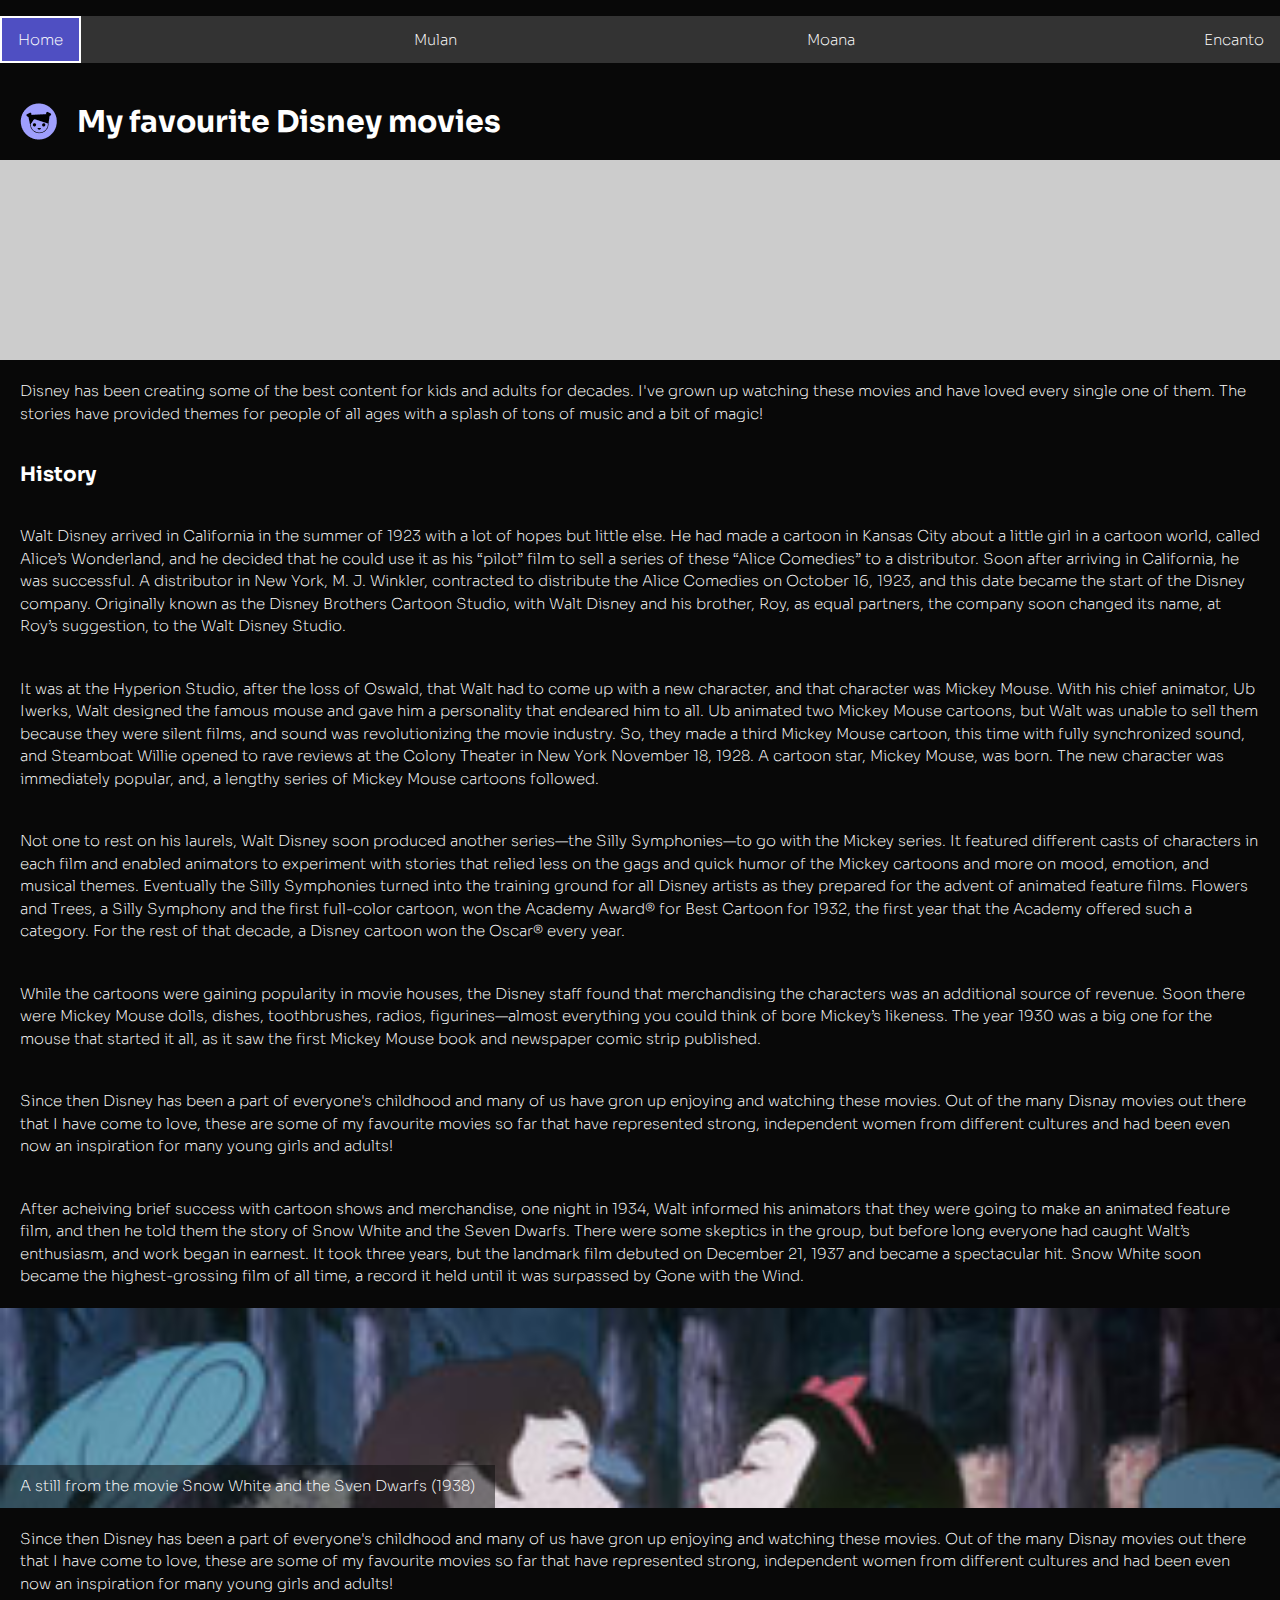
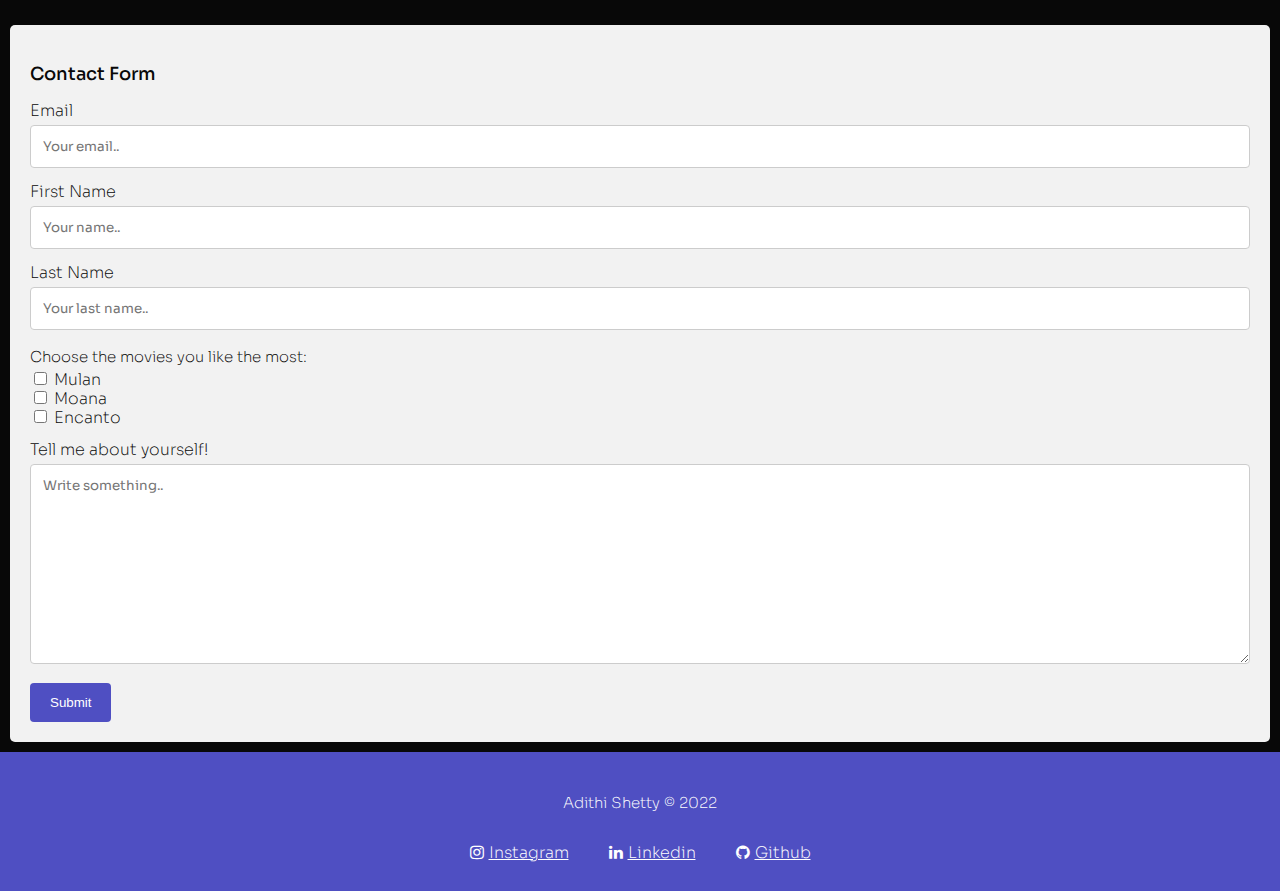
<file: index.html>
<!DOCTYPE html>
	<!-- You do not need to make any changes to this file, but
	you should still review the tags to make sure that you
	are familiar with them. -->

<html lang="en">
<!-- All of the meta data for the page belongs in the header tag -->
<head>
	<meta charset="UTF-8">
	<meta name="viewport" content="width=device-width, initial-scale=1.0">
	<!-- Global site tag (gtag.js) - Google Analytics -->
	<script async src="https://www.googletagmanager.com/gtag/js?id=G-81D6KR2K65"></script>
	<script>
  	window.dataLayer = window.dataLayer || [];
  	function gtag(){dataLayer.push(arguments);}
 	 gtag('js', new Date());

 	 gtag('config', 'G-81D6KR2K65');
	</script>


	<link rel="stylesheet" href="font-awesome-4.7.0/css/font-awesome.min.css">
	<link rel="icon" href="images/favicon.ico">
	<link rel="stylesheet" href="css/html5reset.css">
	<link rel="stylesheet" href="css/style.css">
	<title>Favourite Disney Movies</title>
</head>


<body>	
	<a class="skip" href="#main">Skip to main content</a>
	<header>		
		<nav>				
			<ul>
				<li class="active"><a href = "index.html" >Home</a></li>
				<li><a href = "mulan.html">Mulan</a></li>
				<li><a href = "moana.html">Moana</a></li>
				<li><a href = "encanto.html">Encanto</a></li>
			</ul>
		</nav>
		<div id="main_heading">
		<img id = "logo" src="images/My_Logo.png" alt="logo image" />
		<h1>My favourite Disney movies</h1>
		</div>
		<div  class="banner" id="home_banner"></div>
	</header>

	<main id="main">
		<!-- <img class = "banner" src="images/DIsney_banner.jpeg" alt="The disnney banner with the classic visual of the castle, fireworks, and logo" width="200"/> -->
		<p>Disney has been creating some of the best content for kids 
			and adults for decades. I've grown up watching these movies
			and have loved every single one of them. The stories have provided 
			themes for people of all ages with a splash of tons of music 
			and a bit of magic!</p>

		<h2>History</h2>
		
		<p>Walt Disney arrived in California in the summer of 1923 with a lot 
			of hopes but little else. He had made a cartoon in Kansas City about 
			a little girl in a cartoon world, called Alice’s Wonderland, and he decided 
			that he could use it as his “pilot” film to sell a series of these “Alice Comedies” 
			to a distributor. Soon after arriving in California, he was successful. A distributor 
			in New York, M. J. Winkler, contracted to distribute the Alice Comedies on October 16, 1923, 
			and this date became the start of the Disney company. Originally known as the Disney Brothers 
			Cartoon Studio, with Walt Disney and his brother, Roy, as equal partners, the company soon changed its name, 
			at Roy’s suggestion, to the Walt Disney Studio.</p>

		<p>It was at the Hyperion Studio, after the loss of Oswald, that Walt had to come up with a new character, and that character was Mickey Mouse. With his chief animator, 
			Ub Iwerks, Walt designed the famous mouse and gave him a personality that endeared him to all. Ub animated two Mickey Mouse cartoons, but Walt was unable to sell them 
			because they were silent films, and sound was revolutionizing the movie industry. So, they made a third Mickey Mouse cartoon, this time with fully synchronized sound, 
			and Steamboat Willie opened to rave reviews at the Colony Theater in New York November 18, 1928. A cartoon star, Mickey Mouse, was born. The new character was immediately 
			popular, and, a lengthy series of Mickey Mouse cartoons followed.</p>

		<p>Not one to rest on his laurels, Walt Disney soon produced another series—the Silly Symphonies—to go with the Mickey series. It featured different casts of characters in 
			each film and enabled animators to experiment with stories that relied less on the gags and quick humor of the Mickey cartoons and more on mood, emotion, and musical themes. 
			Eventually the Silly Symphonies turned into the training ground for all Disney artists as they prepared for the advent of animated feature films. Flowers and Trees, a Silly Symphony 
			and the first full-color cartoon, won the Academy Award® for Best Cartoon for 1932, the first year that the Academy offered such a category. For the rest of that decade, 
			a Disney cartoon won the Oscar® every year.</p>

		<p>While the cartoons were gaining popularity in movie houses, the Disney staff found that merchandising the characters was an additional source of revenue. Soon there were Mickey Mouse 
			dolls, dishes, toothbrushes, radios, figurines—almost everything you could think of bore Mickey’s likeness. The year 1930 was a big one for the mouse that started it all, as it saw 
			the first Mickey Mouse book and newspaper comic strip published.</p>

		<p>Since then Disney has been a part of everyone's childhood and many of us have gron up enjoying and watching these movies.
			Out of the many Disnay movies out there that I have come to love, these are some of my favourite movies so far that have 
			represented strong, independent women from different cultures and had been 
			even now an inspiration for many young girls and adults!</p>


		<p>After acheiving brief success with cartoon shows and merchandise, one night in 1934, Walt informed his animators that they were going to make an animated feature film, 
			and then he told them the story of Snow White and the Seven Dwarfs. There were some skeptics in the group, 
			but before long everyone had caught Walt’s enthusiasm, and work began in earnest. It took three years, but 
			the landmark film debuted on December 21, 1937 and became a spectacular hit. Snow White soon became the highest-grossing 
			film of all time, a record it held until it was surpassed by Gone with the Wind.</p>
			<!-- <img src="images/snow_white.jpeg" alt="A still from the movie Snow White and the Seven Dwarfs showing all of the characters from the movie celebrating" width="200"/> -->
			<div  class="banner" id="snow_white_banner">
				<p id="overlay_text">A still from the movie Snow White and the Sven Dwarfs (1938)</p>
			</div>
		<p>Since then Disney has been a part of everyone's childhood and many of us have gron up enjoying and watching these movies.
			Out of the many Disnay movies out there that I have come to love, these are some of my favourite movies so far that have 
			represented strong, independent women from different cultures and had been 
			even now an inspiration for many young girls and adults!</p>
			


		<div class="contactContainer">
				<h3 id="contactHeading">Contact Form</h3>
			<form action="https://formspree.io/f/mknyzrkn"
			  method="POST">
			  <label>
				Email
				<input type="email" id="email" name="email"  placeholder="Your email..">
			  </label>
				<label for="fname">First Name
				<input type="text" id="fname" name="firstname" placeholder="Your name..">
			 </label>
	
				<label for="lname">Last Name
				<input type="text" id="lname" name="lastname" placeholder="Your last name..">
			</label>

			<div id="checkbox">
			<p>Choose the movies you like the most:</p>
			<input type="checkbox" id="movie1" name="movie1" value="Mulan">
				<label for="movie1">Mulan</label><br>
			<input type="checkbox" id="movie2" name="movie2" value="Moana">
				<label for="movie2">Moana</label><br>
			<input type="checkbox" id="movie3" name="movie3" value="Encanto">
				<label for="movie3">Encanto</label><br>
			</div>
	
	
			<label for="subject">Tell me about yourself!
			<textarea id="subject" name="subject" placeholder="Write something.." style="height:200px"></textarea>
			</label>
	
			<input type="submit" value="Submit">
	 	 </form>
	    </div>
	
		<!-- <ul>
			<li><a href = "mulan.html">Mulan</a></li>
			<li><a href = "moana.html">Moana</a></li>
			<li><a href = "encanto.html">Encanto</a></li>
		</ul> -->
	</main>



	<footer>
		<p>Adithi Shetty &copy; 2022</p>
		<div id="social_container">
			<a href="https://www.instagram.com"><i class="fa fa-instagram"></i>Instagram</a>
			<a href="https://linkedin.com"><i class="fa fa-linkedin"></i>Linkedin</a>
			<a href="https://github.com"><i class="fa fa-github"></i>Github</a>
		</div>
	</footer>
</body>
</html>
</file>
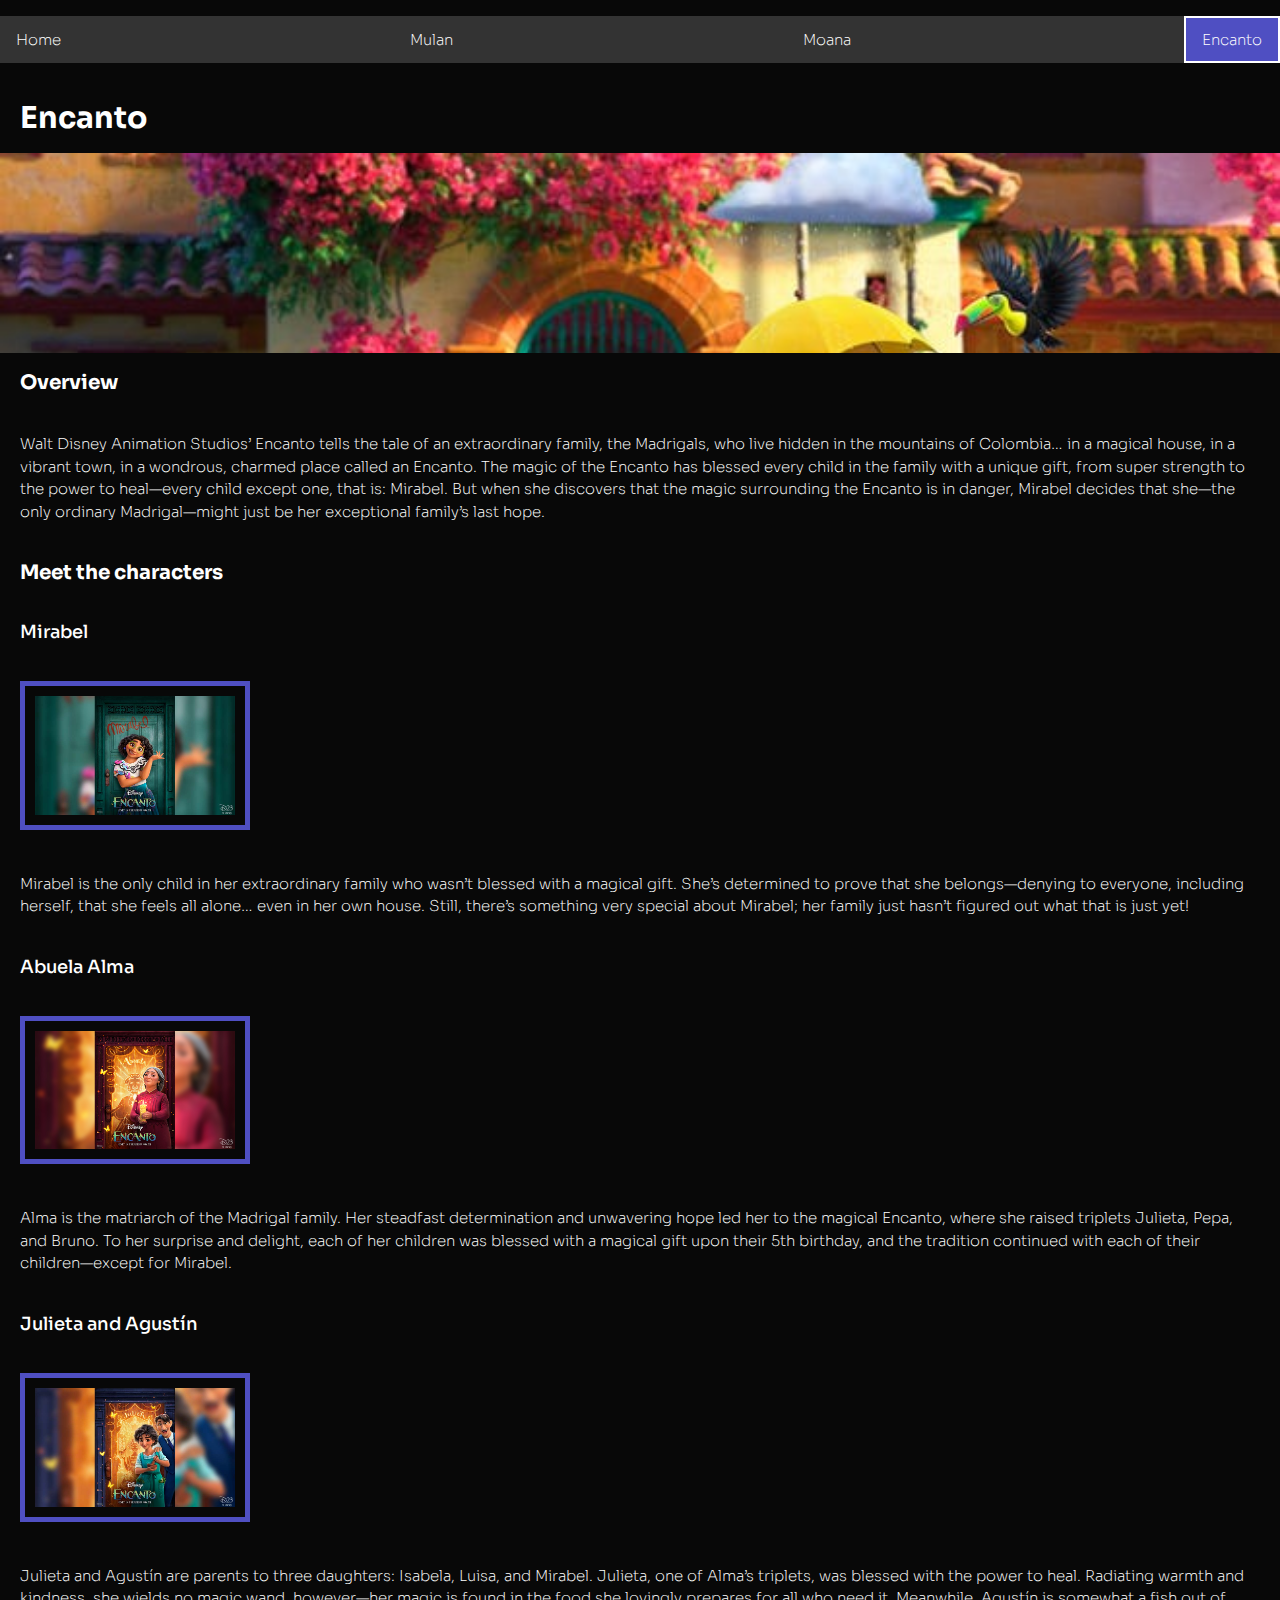
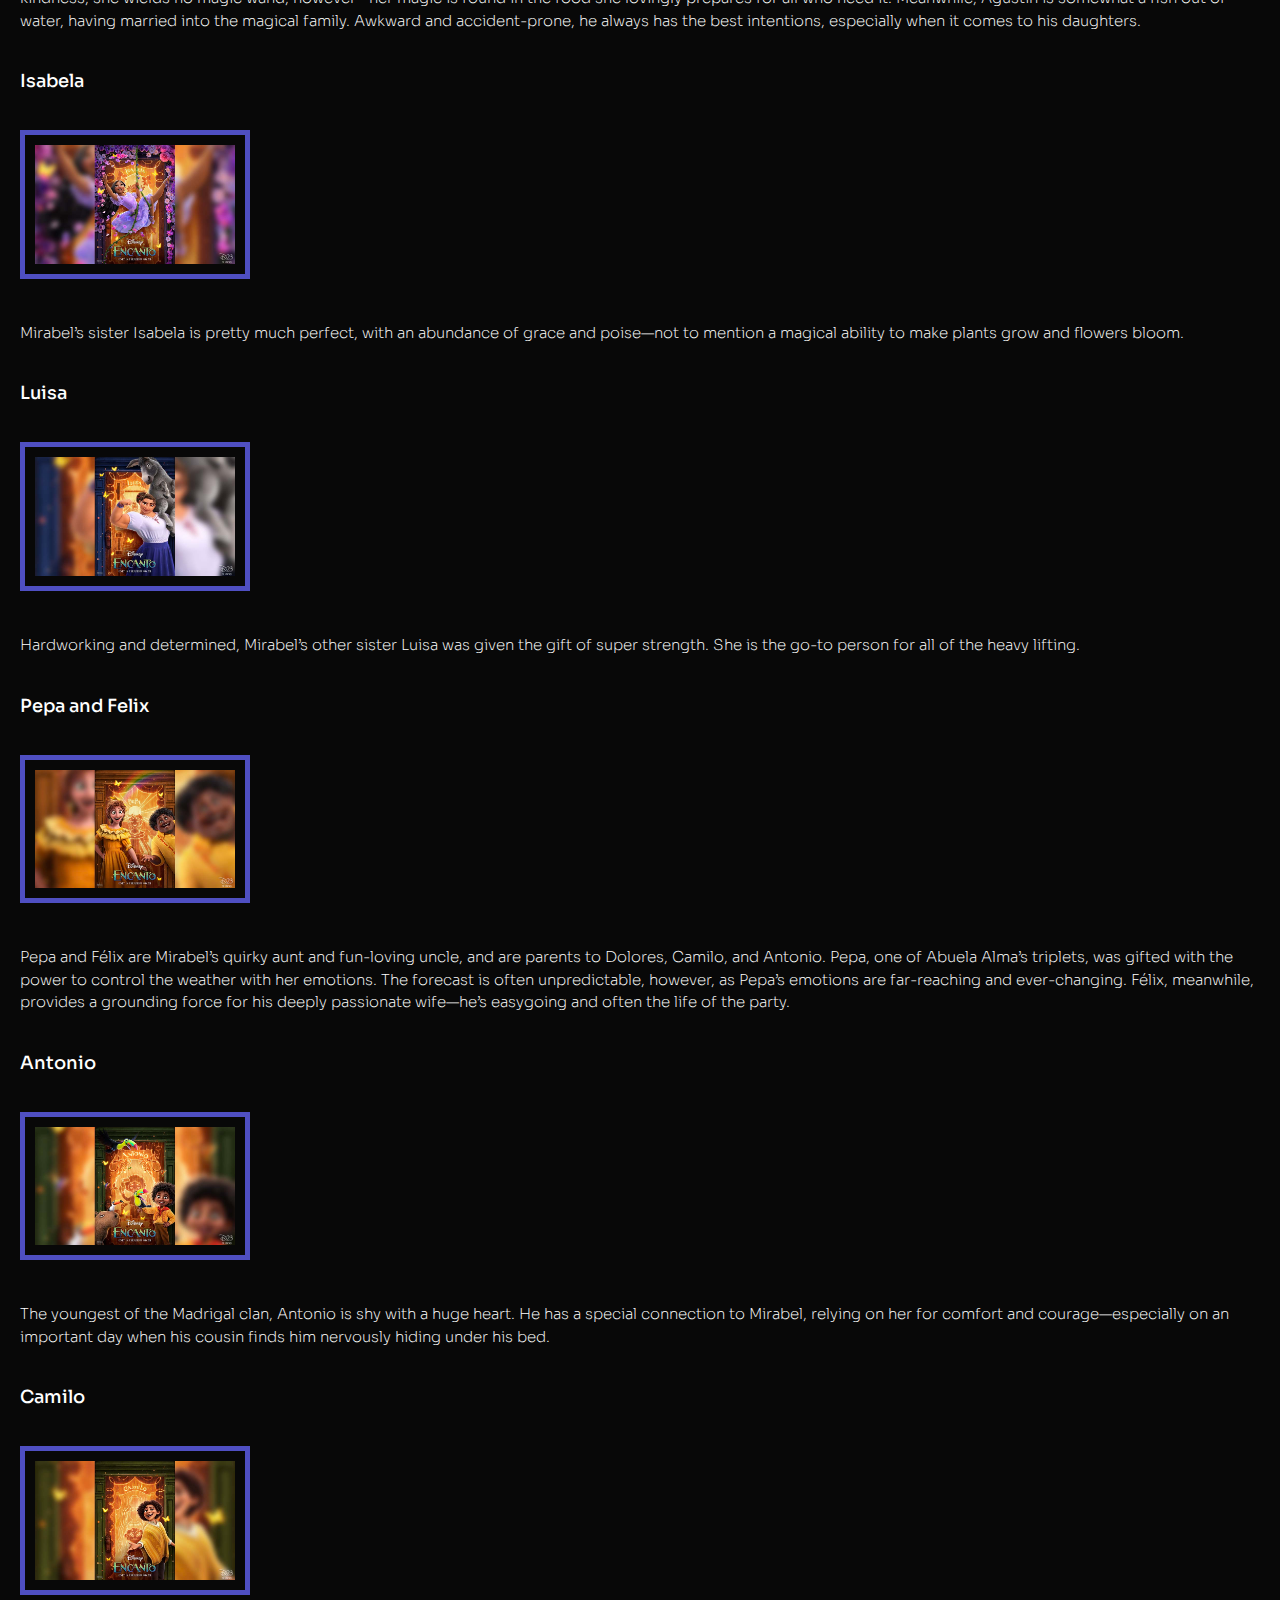
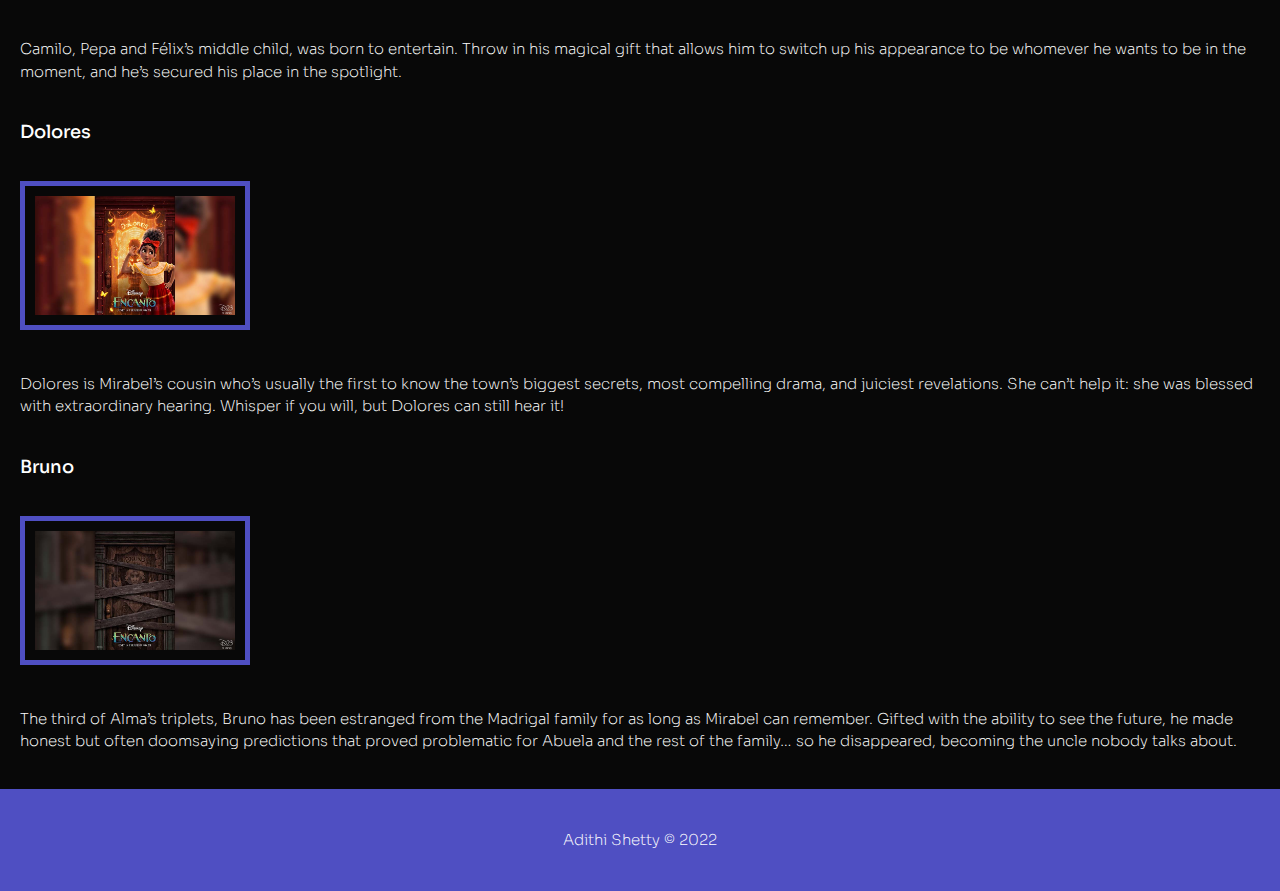
<file: encanto.html>
<!DOCTYPE html>
<html lang="en">
<head>
	
	<meta charset="UTF-8">
	<meta name="viewport" content="width=device-width, initial-scale=1.0">
	<!-- Global site tag (gtag.js) - Google Analytics -->
	<script async src="https://www.googletagmanager.com/gtag/js?id=G-81D6KR2K65"></script>
	<script>
  	window.dataLayer = window.dataLayer || [];
  	function gtag(){dataLayer.push(arguments);}
 	 gtag('js', new Date());

 	 gtag('config', 'G-81D6KR2K65');
	</script>
	<link rel="icon" href="images/favicon.ico">
	<link rel="stylesheet" href="css/html5reset.css">
	<link rel="stylesheet" href="css/style.css">
	<title>Random</title>
</head>
<body>
	<a class="skip" href="#main">Skip to main content</a>
	<header>
		<nav>
			<ul>				
				<li><a href = "index.html" >Home</a></li>
				<li><a href = "mulan.html">Mulan</a></li>
				<li><a href = "moana.html">Moana</a></li>
				<li class="active"><a href = "encanto.html">Encanto</a></li>
			</ul>
		</nav>
		<h1>Encanto</h1>
	</header>
	
	
	<main id="main">
		<!-- <img src="images/Encanto_Logo_Poster.jpeg" alt="The movie Encanto's official marketing logo" width="200"/> -->
		<div class="banner" id="page_banner_encanto"></div>
		<h2>Overview</h2>
		
		<p>Walt Disney Animation Studios’ Encanto tells the tale of an extraordinary family, 
			the Madrigals, who live hidden in the mountains of Colombia… in a magical house, 
			in a vibrant town, in a wondrous, charmed place called an Encanto. The magic of the Encanto 
			has blessed every child in the family with a unique gift, from super strength to the power 
			to heal—every child except one, that is: Mirabel. But when she discovers that the magic 
			surrounding the Encanto is in danger, Mirabel decides that she—the only ordinary Madrigal—might 
			just be her exceptional family’s last hope.</p>


			<h2>Meet the characters</h2>

			<div class="grid_container">

			<h3>Mirabel</h3>
			<img src="images/Encanto_Mirabel.jpeg" alt="The main character Mirabel's picture weraing a white top and a blue skirt. The character also weras glasses and has thick curly hair" width="200"/>
			<p>Mirabel is the only child in her extraordinary family who wasn’t blessed with a magical gift. 
				She’s determined to prove that she belongs—denying to everyone, including herself, 
				that she feels all alone… even in her own house. 
				Still, there’s something very special about Mirabel; 
				her family just hasn’t figured out what that is just yet!</p>

			<h3>Abuela Alma</h3>
			<img src="images/Encanto_Abuela.jpeg" alt="A visual of Mirabel's grandmothmother. She is about over 70 years old. She's wearing a red dress and holding a candle." width="200"/>
			<p>Alma is the matriarch of the Madrigal family. 
				Her steadfast determination and unwavering hope led her to the magical Encanto, 
				where she raised triplets Julieta, Pepa, and Bruno. To her surprise and delight, 
				each of her children was blessed with a magical gift upon their 5th birthday, 
				and the tradition continued with each of their children—except for Mirabel.</p>

			<h3>Julieta and Agustín</h3>
			<img src="images/Encanto_Julieta_Augistine.jpeg" alt="A visual of Julieta ans Augustin, Mirabel's parents. Juliieta is wering a light blue dress, wheras Augustine has a white shitrt anda blue vest on." width="200"/>
			<p>Julieta and Agustín are parents to three daughters: Isabela, Luisa, and Mirabel. 
				Julieta, one of Alma’s triplets, was blessed with the power to heal.
				 Radiating warmth and kindness, she wields no magic wand, however—her magic 
				 is found in the food she lovingly prepares for all who need it. 
				 Meanwhile, Agustín is somewhat a fish out of water, having married into the magical family. 
				 Awkward and accident-prone, he always has the best intentions, especially when it comes to his daughters.</p>
			
			<h3>Isabela</h3>
			<img src="images/Encanto_Isabela.jpeg" alt="A visual of Mirabel's first older sister Isabela. She is wearing a beautiful purple dress and has long thich straight hair. She is seen sitting on a flower swing, a throwback to her special powers" width="200"/>
			<p>Mirabel’s sister Isabela is pretty much perfect, 
					with an abundance of grace and poise—not to mention a magical ability 
					to make plants grow and flowers bloom.</p>

			<h3>Luisa</h3>
			<img src="images/Encanto_Luisa.jpeg" alt="A visual of Mirabel's secind older sister Luisa. She has a strong build and is hoding up a donkey in the picture." width="200"/>
			<p>Hardworking and determined, Mirabel’s other sister Luisa was given the gift 
				of super strength. She is the go-to person for all of the heavy lifting.</p>

			<h3>Pepa and Felix</h3>
			<img src="images/Encanto_Pepa_Felix.jpeg" alt="A visual of Mirabel's Aunt and Uncle Pepa and Felix. Pepa is wearing a yello skirt with ruffles, and Felix is wering a matching yellow shirt." width="200"/>
			<p>Pepa and Félix are Mirabel’s quirky aunt and fun-loving uncle, and are parents to Dolores, 
				Camilo, and Antonio. Pepa, one of Abuela Alma’s triplets, was gifted with the power to control 
				the weather with her emotions. The forecast is often unpredictable, however, as Pepa’s emotions 
				are far-reaching and ever-changing. Félix, meanwhile, provides a grounding force for his deeply 
				passionate wife—he’s easygoing and often the life of the party.</p>

			<h3>Antonio</h3>
			<img src="images/Encanto_Antonio.jpeg" alt="A visual of Mirabel's youngest cousin Antonio. He is a 6 yr old boy with thick curly hair. He is seen wearing a yellow shirt and vest with a red scarf" width="200"/>
			<p>The youngest of the Madrigal clan, Antonio is shy with a huge heart. 
				He has a special connection to Mirabel, relying on her for comfort and courage—especially 
				on an important day when his cousin finds him nervously hiding under his bed.</p>

			<h3>Camilo</h3>
			<img src="images/Encanto_Camilo.jpeg" alt="A visual of Mirabel's cousin Camilo. Je is a 14 year old boy with dark brown curly har. He is seen wearing a beige poncho" width="200"/>
			<p>Camilo, Pepa and Félix’s middle child, was born to entertain. Throw in his magical gift 
				that allows him to switch up his appearance to be whomever he wants to be in the moment, 
				and he’s secured his place in the spotlight.</p>

			<h3>Dolores</h3>
			<img src="images/Encanto_Dolores.jpeg" alt="A visual of Mirabel's cousin Dolores. She is a 16 year old girl with her black curly hair tied up with a red bow. She is seen weraing a white top with ruffles and a red skirt" width="200"/>
			<p>Dolores is Mirabel’s cousin who’s usually the first to know the town’s biggest secrets, 
				most compelling drama, and juiciest revelations. She can’t help it: she was blessed 
				with extraordinary hearing. Whisper if you will, but Dolores can still hear it!</p>
			
			<h3>Bruno</h3>
			<img src="images/Encanto_Bruno.jpeg" alt="A visual of Mirabel's Uncle bruno. He looks haggard and has shoulder lenght black wavy hair. He is seen wearing a green poncho and is holding a mouse in the visual" width="200"/>
			<p>The third of Alma’s triplets, Bruno has been estranged from the Madrigal family 
				for as long as Mirabel can remember. Gifted with the ability to see the future, 
				he made honest but often doomsaying predictions that proved problematic for Abuela 
				and the rest of the family… so he disappeared, becoming the uncle nobody talks about.</p>

			</div>
				
	</main>	

	<br>
	
	<footer>
		<p>Adithi Shetty &copy; 2022</p>
	</footer>
</body>
</html>
</file>
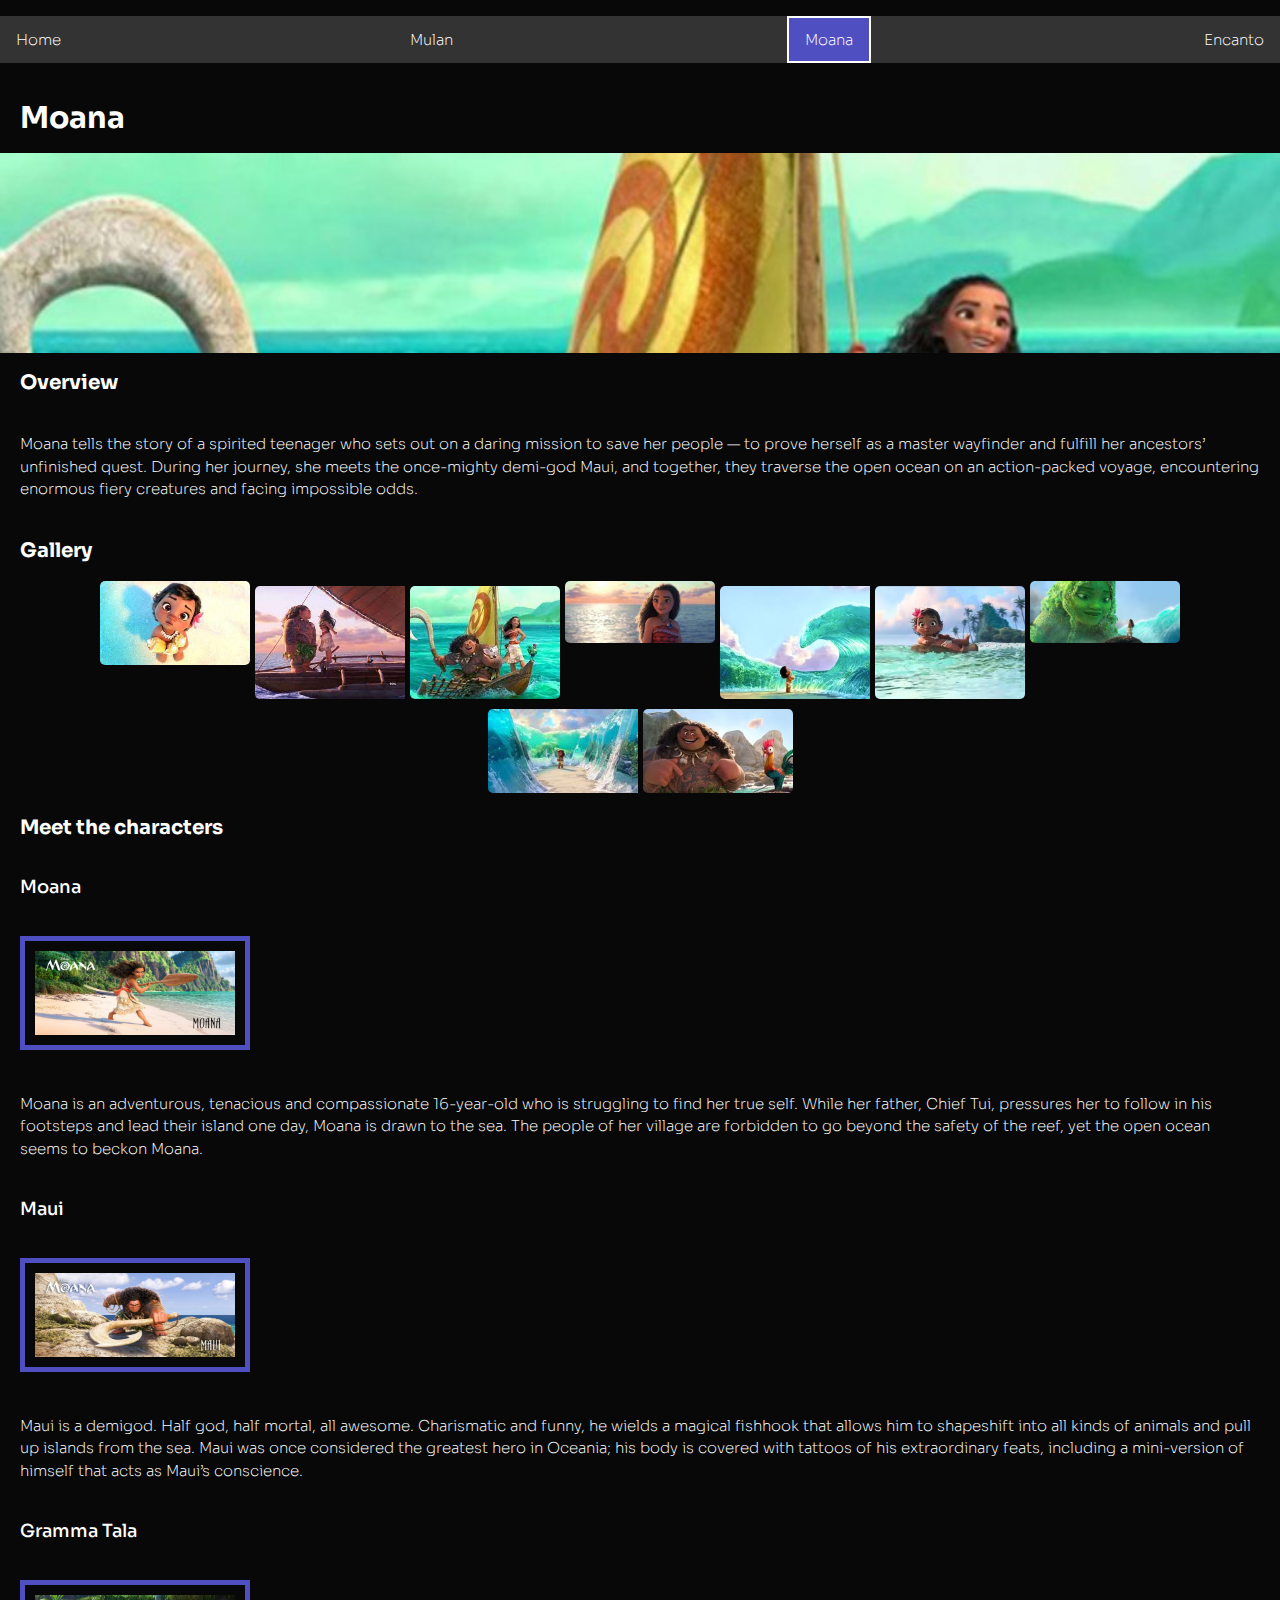
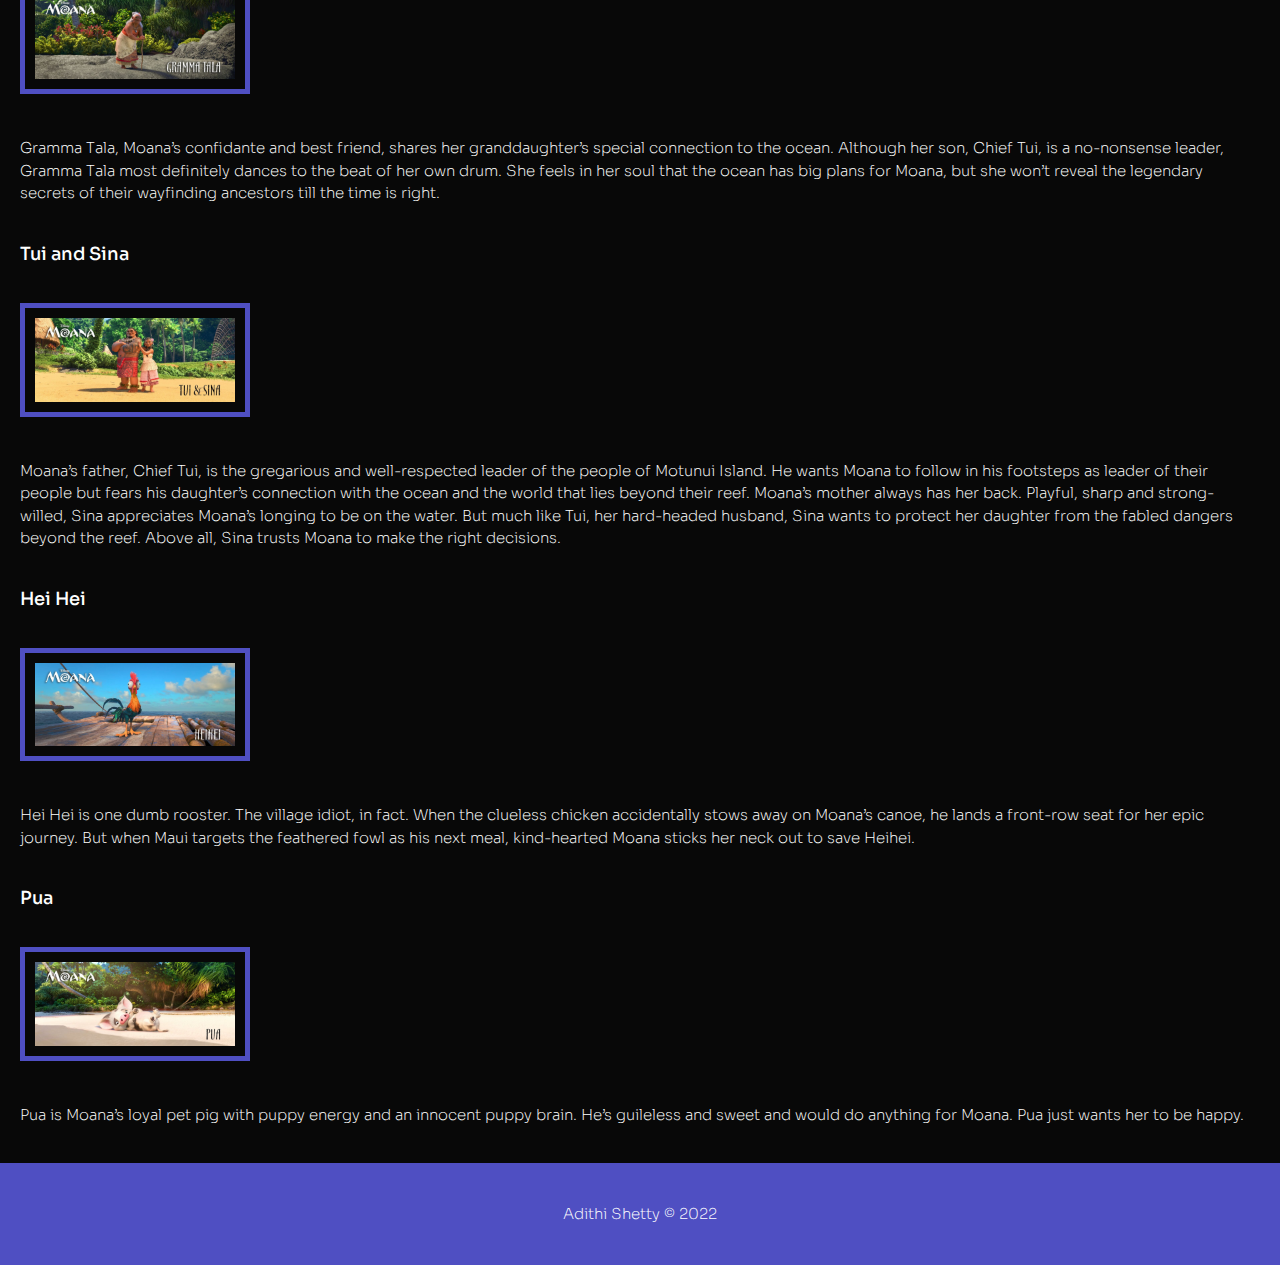
<file: moana.html>
<!DOCTYPE html>
<html lang="en">
<head>
	
	<meta charset="UTF-8">
	<meta name="viewport" content="width=device-width, initial-scale=1.0">
	<!-- Global site tag (gtag.js) - Google Analytics -->
	<script async src="https://www.googletagmanager.com/gtag/js?id=G-81D6KR2K65"></script>
	<script>
  	window.dataLayer = window.dataLayer || [];
  	function gtag(){dataLayer.push(arguments);}
 	 gtag('js', new Date());

 	 gtag('config', 'G-81D6KR2K65');
	</script>
	<link rel="icon" href="images/favicon.ico">
	<link rel="stylesheet" href="css/html5reset.css">
	<link rel="stylesheet" href="css/style.css">
	<title>Moana</title>
</head>
<body>
	<a class="skip" href="#main">Skip to main content</a>
	<header>
		<nav>
			<ul>				
				<li><a href = "index.html" >Home</a></li>
				<li><a href = "mulan.html">Mulan</a></li>
				<li class="active"><a href = "moana.html">Moana</a></li>
				<li><a href = "encanto.html">Encanto</a></li>
			</ul>
		</nav>
		<h1>Moana</h1>
	</header>
	
	
	<main id="main">
		<!-- <img src="images/Moana_Poster.jpeg" alt="The movie Moana's official marketing poster. The visual shows the main characters, Moana holding a paddle and Maui posing with folded hands." width="200"/> -->
		<div class="banner" id="page_banner_moana"></div>
		<h2>Overview</h2>

		<p>Moana tells the story of a spirited teenager who sets out on a daring mission 
			to save her people — to prove herself as a master wayfinder and fulfill her 
			ancestors’ unfinished quest. During her journey, she meets the once-mighty demi-god Maui, 
			and together, they traverse the open ocean on an action-packed voyage, encountering enormous 
			fiery creatures and facing impossible odds.</p>

			<h2>Gallery</h2>

			<div class="flex_gallery">
				<div class="col">
					<img src="images/moana_gallery_1.jpeg" id = "moana_img_1" alt="The main character Mulan is seen holding a sword and in attcak mode. the character has straight black hair is wearing a blue dress"/>
				</div>
				<div class="col_2">
					<img src="images/moana_gallery_2.jpeg" id = "moana_img_2" alt="The main character Mulan is seen holding a sword and in attcak mode. the character has straight black hair is wearing a blue dress"/>
					<img src="images/moana_gallery_3.jpeg" id = "moana_img_3" alt="The main character Mulan is seen holding a sword and in attcak mode. the character has straight black hair is wearing a blue dress"/>
				</div>
				<div class="col">
					<img src="images/moana_gallery_4.jpeg" id = "moana_img_4" alt="The main character Mulan is seen holding a sword and in attcak mode. the character has straight black hair is wearing a blue dress"/>
				</div>
				<div class="col_2">
					<img src="images/moana_gallery_5.jpeg" id = "moana_img_5" alt="The main character Mulan is seen holding a sword and in attcak mode. the character has straight black hair is wearing a blue dress"/>
					<img src="images/moana_gallery_6.jpeg" id = "moana_img_6" alt="The main character Mulan is seen holding a sword and in attcak mode. the character has straight black hair is wearing a blue dress"/>
				</div>
				<div class="col">
					<img src="images/moana_gallery_7.jpeg" id = "moana_img_7" alt="The main character Mulan is seen holding a sword and in attcak mode. the character has straight black hair is wearing a blue dress"/>
				</div>
				<div class="col_2">
					<img src="images/moana_gallery_8.jpeg" id = "moana_img_8" alt="The main character Mulan is seen holding a sword and in attcak mode. the character has straight black hair is wearing a blue dress"/>
					<img src="images/moana_gallery_9.jpeg" id = "moana_img_9" alt="The main character Mulan is seen holding a sword and in attcak mode. the character has straight black hair is wearing a blue dress"/>
				</div>
			</div>

			<h2>Meet the characters</h2>

			<div class="grid_container">

			<h3>Moana</h3>
			<img src="images/Moana.jpg" alt="The main character Moana in attack mode holding a paddle. She is seen wearing a a beige dress." width="200"/>
			<p>Moana is an adventurous, tenacious and compassionate 16-year-old who is struggling 
				to find her true self. While her father, Chief Tui, pressures her to follow in his 
				footsteps and lead their island one day, Moana is drawn to the sea. The people of 
				her village are forbidden to go beyond the safety of the reef, yet the open ocean 
				seems to beckon Moana.</p>

			<h3>Maui</h3>
			<img src="images/Moana_maui.jpg" alt="The main charater Maui holding a hook shaped weapon" width="200"/>
			<p>Maui is a demigod. Half god, half mortal, all awesome. Charismatic and funny, 
				he wields a magical fishhook that allows him to shapeshift into all kinds of animals 
				and pull up islands from the sea. Maui was once considered the greatest hero in Oceania; 
				his body is covered with tattoos of his extraordinary feats, including a mini-version of 
				himself that acts as Maui’s conscience.</p>

			<h3>Gramma Tala</h3>
			<img src="images/Moana_Gramma_Tala.jpg" alt="Moana's Grandma, Tala wlaking with the help of a walking stick" width="200"/>
			<p>Gramma Tala, Moana’s confidante and best friend, shares her granddaughter’s special connection 
				to the ocean. Although her son, Chief Tui, is a no-nonsense leader, Gramma Tala most definitely 
				dances to the beat of her own drum. She feels in her soul that the ocean has big plans for Moana, 
				but she won’t reveal the legendary secrets of their wayfinding ancestors till the time is right.</p>

			<h3>Tui and Sina</h3>
			<img src="images/Moana_Tui_Sina.jpg" alt="Moana's parents Tui and Sina standing together on a terrain surrounded by bushery and plants" width="200"/>
			<p>Moana’s father, Chief Tui, is the gregarious and well-respected leader of the people of Motunui Island. 
				He wants Moana to follow in his footsteps as leader of their people but fears his daughter’s connection 
				with the ocean and the world that lies beyond their reef.
				Moana’s mother always has her back. Playful, sharp and strong-willed, Sina appreciates Moana’s longing to be 
				on the water. But much like Tui, her hard-headed husband, Sina wants to protect her daughter from the fabled 
				dangers beyond the reef. Above all, Sina trusts Moana to make the right decisions.</p>

			<h3>Hei Hei</h3>
			<img src="images/Moana_heihei.jpg" alt="Hei Hei is a green chicekn and can be seen with his eyes bulging out in the picture" width="200"/>
			<p>Hei Hei is one dumb rooster. The village idiot, in fact. When the clueless chicken accidentally stows away on Moana’s canoe, 
				he lands a front-row seat for her epic journey. But when Maui targets the feathered fowl as his next meal, kind-hearted Moana 
				sticks her neck out to save Heihei.</p>

			<h3>Pua</h3>
			<img src="images/Moana_pua.jpg" alt="Pua, Moana's pet pig, can be seen resting his back on a beach shore with a playful expression" width="200"/>
			<p>Pua is Moana’s loyal pet pig with puppy energy and an innocent puppy brain. He’s guileless and sweet and would do anything for Moana. 
				Pua just wants her to be happy.</p>

		</div>
	</main>	
	
	<br>

	<footer>
		<p>Adithi Shetty &copy; 2022</p>
	</footer>
</body>
</html>
</file>
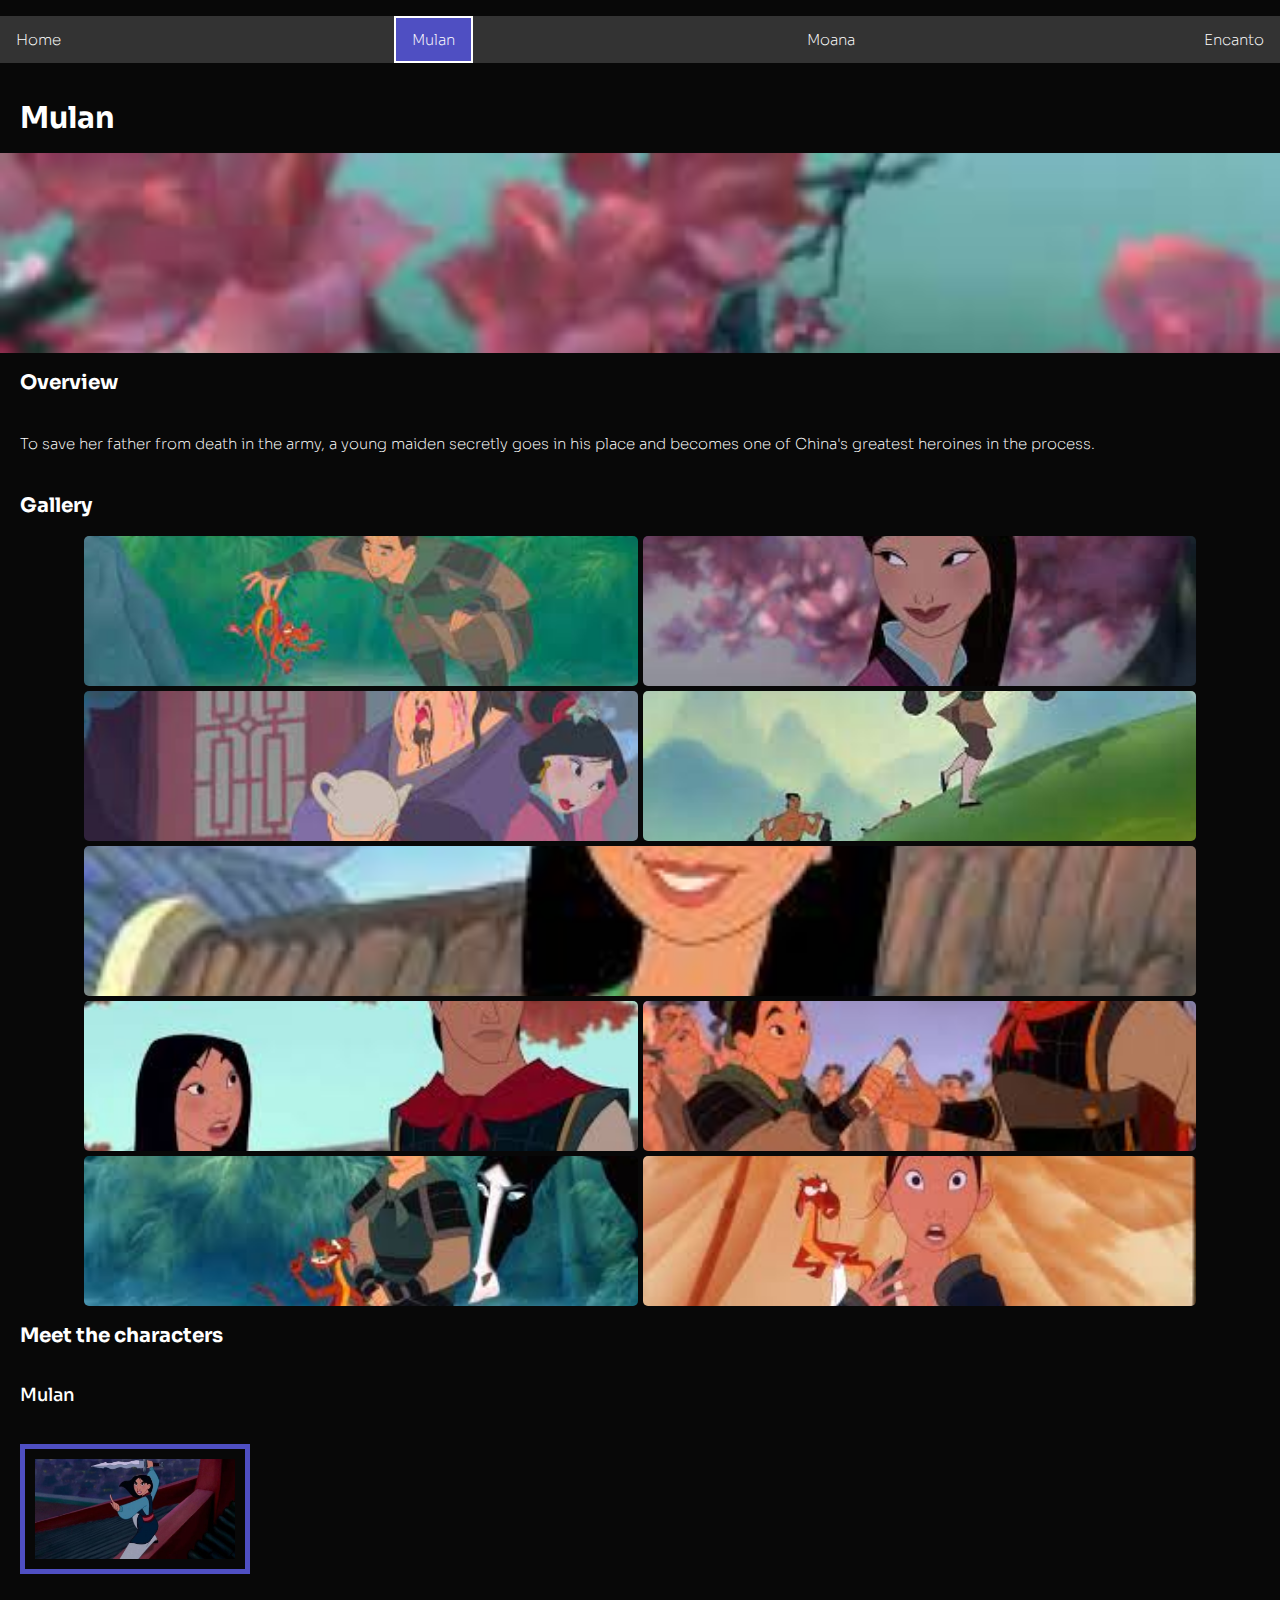
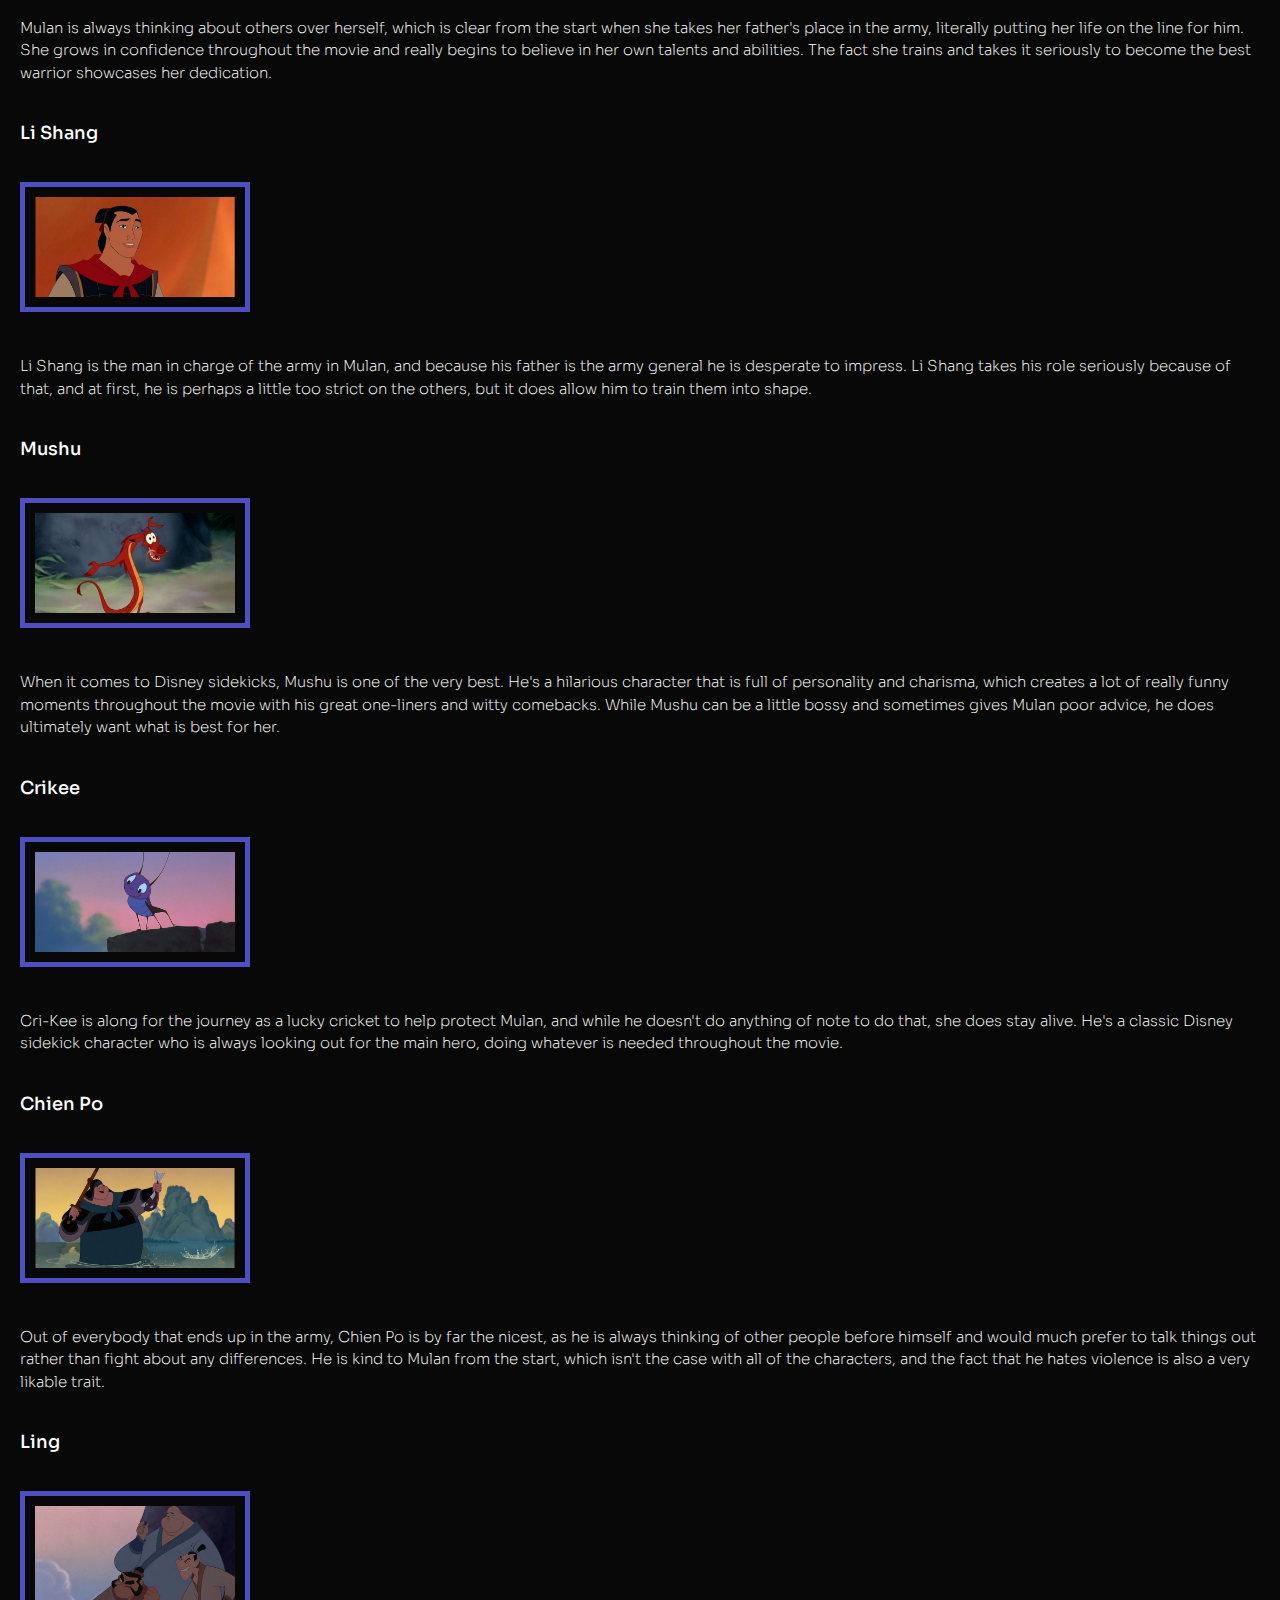
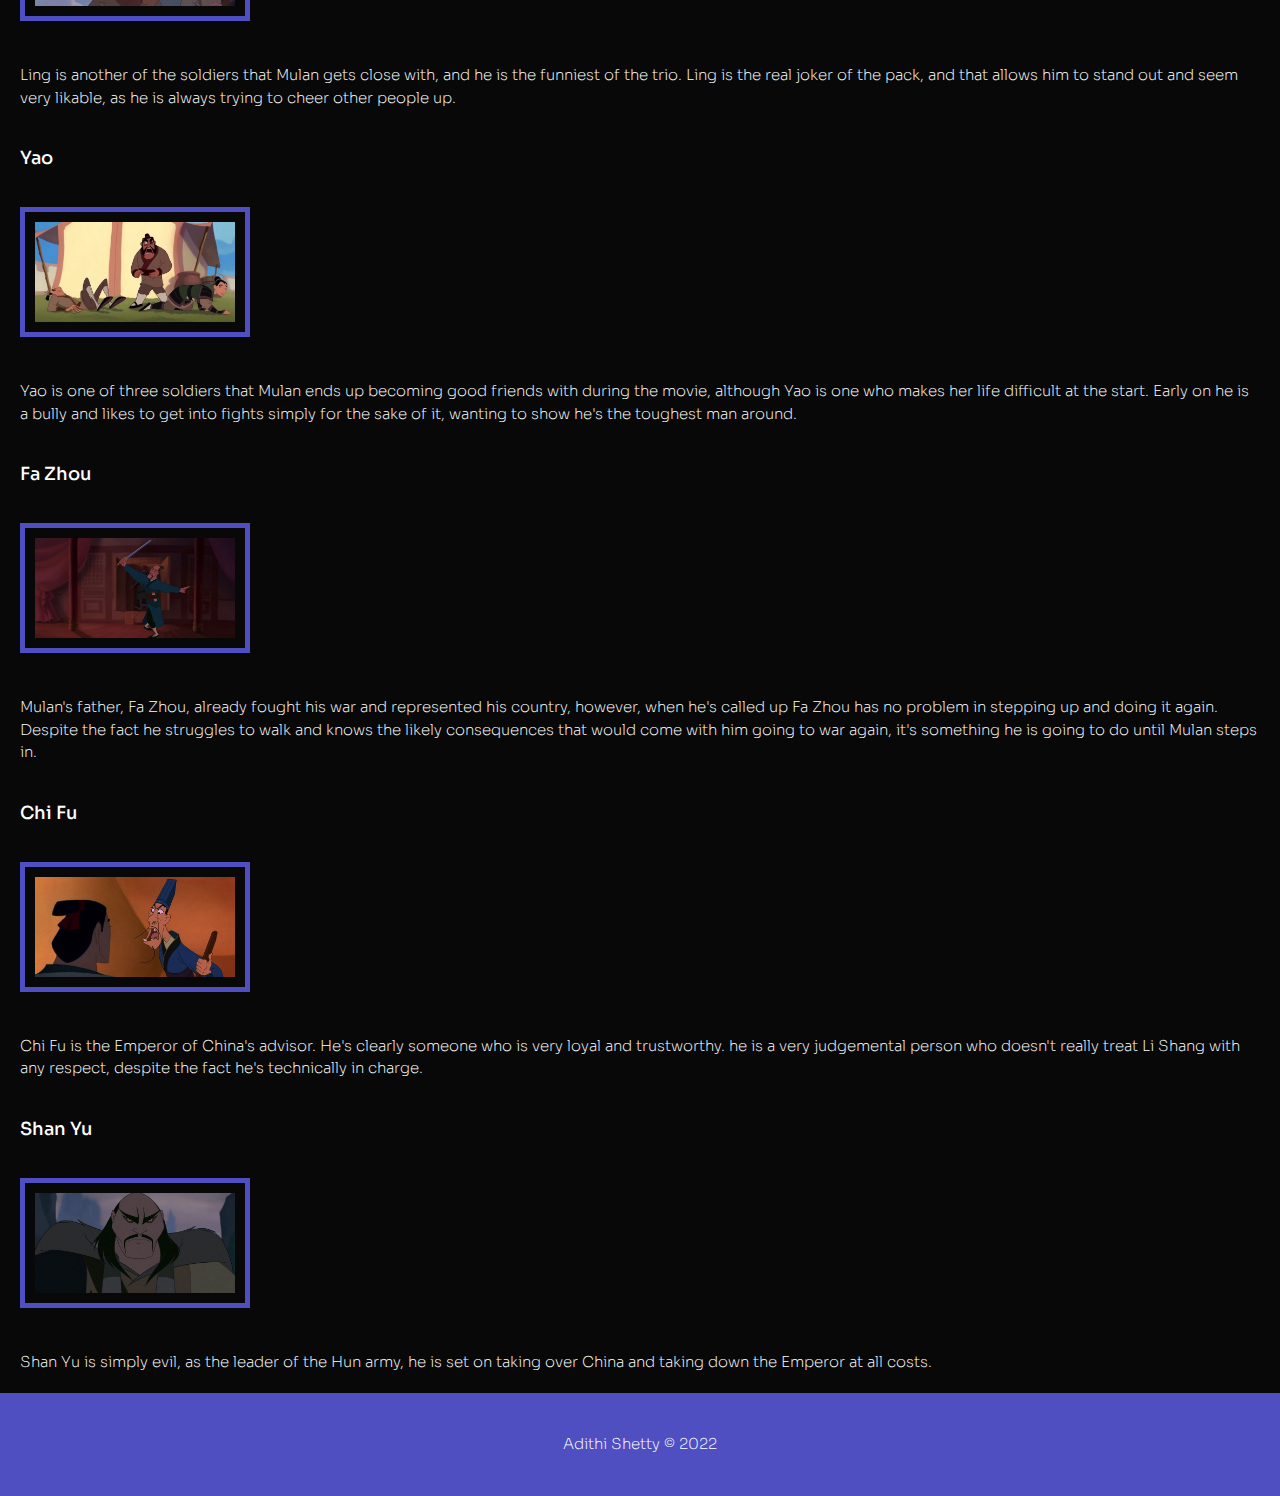
<file: mulan.html>
<!DOCTYPE html>
<html lang="en">
<head>
	<meta charset="UTF-8">
	<meta name="viewport" content="width=device-width, initial-scale=1.0">
	<!-- Global site tag (gtag.js) - Google Analytics -->
	<script async src="https://www.googletagmanager.com/gtag/js?id=G-81D6KR2K65"></script>
	<script>
  	window.dataLayer = window.dataLayer || [];
  	function gtag(){dataLayer.push(arguments);}
 	 gtag('js', new Date());

 	 gtag('config', 'G-81D6KR2K65');
	</script>
	<link rel="icon" href="images/favicon.ico">
	<link rel="stylesheet" href="css/html5reset.css">
	<link rel="stylesheet" href="css/style.css">
	<title>Mulan</title>
</head>
<body>
	<a class="skip" href="#main">Skip to main content</a>
	<header>
		<nav>
			<ul>
				<li><a href = "index.html" >Home</a></li>
				<li class="active"><a href = "mulan.html">Mulan</a></li>
				<li><a href = "moana.html">Moana</a></li>
				<li><a href = "encanto.html">Encanto</a></li>
			</ul>
		</nav>
	<h1>Mulan</h1>
	</header>
	
	<main id="main">
		<!-- <img src="images/Mulan_poster.jpeg" alt="The movie Mulan's official marketing poster. The main character Mulan can be seen riding a horse on a snowy terrain" width="200"/> -->
		<div class="banner" id="page_banner_mulan"></div>
		<h2>Overview</h2>


		<p>To save her father from death in the army, a young maiden secretly goes in his place 
			and becomes one of China's greatest heroines in the process.</p>

		<h2>Gallery</h2>

		<div class="grid_gallery">
			<img src="images/mulan_gallery_1.jpeg" id = "img_1" alt="The main character Mulan is seen holding a sword and in attcak mode. the character has straight black hair is wearing a blue dress"/>
			<img src="images/mulan_gallery_2.jpeg" id = "img_2" alt="The main character Mulan is seen holding a sword and in attcak mode. the character has straight black hair is wearing a blue dress"/>
			<img src="images/mulan_gallery_3.jpeg" id = "img_3" alt="The main character Mulan is seen holding a sword and in attcak mode. the character has straight black hair is wearing a blue dress"/>
			<img src="images/mulan_gallery_4.jpeg" id = "img_4" alt="The main character Mulan is seen holding a sword and in attcak mode. the character has straight black hair is wearing a blue dress"/>
			<img src="images/mulan_gallery_5.jpeg" id = "img_5" alt="The main character Mulan is seen holding a sword and in attcak mode. the character has straight black hair is wearing a blue dress"/>
			<img src="images/mulan_gallery_6.jpeg" id = "img_6" alt="The main character Mulan is seen holding a sword and in attcak mode. the character has straight black hair is wearing a blue dress"/>
			<img src="images/mulan_gallery_7.jpeg" id = "img_7" alt="The main character Mulan is seen holding a sword and in attcak mode. the character has straight black hair is wearing a blue dress"/>
			<img src="images/mulan_gallery_8.jpeg" id = "img_8" alt="The main character Mulan is seen holding a sword and in attcak mode. the character has straight black hair is wearing a blue dress"/>
			<img src="images/mulan_gallery_9.jpeg" id = "img_9" alt="The main character Mulan is seen holding a sword and in attcak mode. the character has straight black hair is wearing a blue dress"/>
		</div>

			<h2>Meet the characters</h2>

			<h3>Mulan</h3>

			<img src="images/Mulan.jpeg" alt="The main character Mulan is seen holding a sword and in attcak mode. the character has straight black hair is wearing a blue dress" width="200"/>

			<p>Mulan is always thinking about others over herself, which is clear from the start 
				when she takes her father's place in the army, literally putting her life on the 
				line for him. She grows in confidence throughout the movie and really begins to 
				believe in her own talents and abilities. The fact she trains and takes it seriously 
				to become the best warrior showcases her dedication.</p>
	

			<h3>Li Shang</h3>
			<img src="images/Mulan_Li_Shang.jpeg" alt="A visual of Li Shang. He is seen wearing a General's outfit. His long black hair is tied up in the visual" width="200"/>
			<p>Li Shang is the man in charge of the army in Mulan, and because his father is the 
				army general he is desperate to impress. Li Shang takes his role seriously because 
				of that, and at first, he is perhaps a little too strict on the others, but it does 
				allow him to train them into shape.</p>

			<h3>Mushu</h3>
			<img src="images/Mulan_Mushu.jpeg" alt="A visual of Mushu. He is a tiny red dragon with orange mustache." width="200"/>
			<p>When it comes to Disney sidekicks, Mushu is one of the very best. He's a hilarious character that 
				is full of personality and charisma, which creates a lot of really funny moments throughout the 
				movie with his great one-liners and witty comebacks. While Mushu can be a little bossy and sometimes 
				gives Mulan poor advice, he does ultimately want what is best for her.</p>

			<h3>Crikee</h3>
			<img src="images/Mulan_Crikee.jpeg" alt="A visual of Crikee. He ia a pocket size purple cricket with a an expressive face." width="200"/>
			<p>Cri-Kee is along for the journey as a lucky cricket to help protect Mulan, and while he doesn't do anything 
				of note to do that, she does stay alive. He's a classic Disney sidekick character who is always looking out 
				for the main hero, doing whatever is needed throughout the movie.</p>

			<h3>Chien Po</h3>
			<img src="images/Mulan_Chien_Po.jpeg" alt="A visual of Chien Po. He is large bald man seen wearing a light blue outfit" width="200"/>
			<p>Out of everybody that ends up in the army, Chien Po is by far the nicest, as he is always 
				thinking of other people before himself and would much prefer to talk things out rather 
				than fight about any differences. He is kind to Mulan from the start, which isn't the case 
				with all of the characters, and the fact that he hates violence is also a very likable trait.</p>
			

			<h3>Ling</h3>
			<img src="images/Mulan_Ling.jpeg" alt="A visual of Ling. He is has his black hair tied up and can be seen wearing a light brown outfit" width="200"/>
			<p>Ling is another of the soldiers that Mulan gets close with, and he is the funniest of the trio. Ling is the 
				real joker of the pack, and that allows him to stand out and seem very likable, as he is always trying to 
				cheer other people up.</p>

			<h3>Yao</h3>
			<img src="images/Mulan_Yao.jpeg" alt="A visual of Yao. He is a short man and can be seen with his black hair tied up in a knot wearing a yellowish brown outfit.." width="200"/>
			<p>Yao is one of three soldiers that Mulan ends up becoming good friends with during the movie, although Yao 
				is one who makes her life difficult at the start. Early on he is a bully and likes to get into fights simply 
				for the sake of it, wanting to show he's the toughest man around.</p>

			<h3>Fa Zhou</h3>
			<img src="images/Mulan_Fa_Zhou.jpeg" alt="A visual of Fa Zhou, Mulan's father. He has grey hair tied up in a knot and wears a blue outfit." width="200"/>
			<p>Mulan's father, Fa Zhou, already fought his war and represented his country, however, when he's called up Fa Zhou 
				has no problem in stepping up and doing it again. Despite the fact he struggles to walk and knows the likely consequences 
				that would come with him going to war again, it's something he is going to do until Mulan steps in.</p>

			<h3>Chi Fu</h3>
			<img src="images/Mulan_Chi_Fu.jpeg" alt="A visual of Chi Fu, the emperors's advisor. He wears a rectangular blue hr and has a long moustache." width="200"/>
			<p>Chi Fu is the Emperor of China's advisor.  He's clearly someone who is very loyal and trustworthy. he is a very judgemental 
				person who doesn't really treat Li Shang with any respect, despite the fact he's technically in charge.</p>

			<h3>Shan Yu</h3>
			<img src="images/Mulan_Shan_Yu.jpeg" alt="A visual of Shan Yu, the villain. His features are very sharp with yellow predator like eyes." width="200"/>
			<p>Shan Yu is simply evil, as the leader of the Hun army, he is set on taking over China and taking down the Emperor at all costs.</p>
	</main>

	<footer>
		<p>Adithi Shetty &copy; 2022</p>
	</footer>	
</body>
</html>
</file>
<file: css/style.css>
@import url('https://fonts.googleapis.com/css2?family=Sora:wght@200;500;700&family=Space+Mono:wght@400;700&display=swap');

body {
    background-color: rgb(8, 8, 8);
    color: white;
    /* margin:1%;
	  padding:1%; */
    font-family: 'Sora', sans-serif;
    font-weight: 200;
}

.skip {
    color: white;
    background-color: black;
    font-size: 15px;
	position: relative;
    right: 500px;
}

h1{
	font-size: 30px; 
	font-weight: 700;
}


h2{
	font-size: 20px; 
	font-weight: 700;
}

h3 {
    font-size: 18px; 
    font-weight: 500;
}

nav{
    margin-bottom: 20px;
}

#logo {
  padding: 20px 0px 20px 20px;
  border: none;
  margin: 0;
  animation: heartbeat .25s infinite alternate;
}

@keyframes heartbeat{
	to { transform: scale(1.2); }
}

#main_heading {
  display: flex;
  align-items: center;
}

nav ul {
    margin: 0;
    padding: 0;
    overflow: hidden;
    background-color: #333;
    display: flex;
    justify-content: space-between;
    align-items: center;
  }
  
nav li{
  list-style-type: none;
}

nav li a {
    display: block;
    color: white;
    text-align: center;
    padding: 14px 16px;
    text-decoration: none;
    font-size: 15px;
  }
  
nav li a:hover:not(.active) {
    background-color: #111;
}
  
.active {
    background-color: rgb(79, 79, 194);
    border: 2px solid #ffffff ;
}

.grid_gallery {
  display: grid;
  grid-template-columns: 1fr 7fr 7fr 1fr;
  align-items: stretch;
  box-sizing: border-box;
  grid-auto-rows: 150px;
  grid-gap: 5px 5px;
}

.grid_gallery img {
  padding: 0;
  border: none;
  border-radius: 5px;
  width: 100%;
  height: 100%;
  object-fit: cover;
  margin: 0;
}

#img_1, #img_3, #img_6, #img_8 {
  grid-column: 2/ span 1;
}

#img_2, #img_4, #img_7, #img_9 {
  grid-column: 3/ span 1;
}

#img_5 {
  grid-column: 2/ span 2;
}


.flex_gallery {
  display: flex;
  flex-wrap: wrap;
  justify-content: center;
}

.col_2 {
  display: flex;
  margin: 5px;
}

#moana_img_2, #moana_img_5, #moana_img_8 {
  padding: 0 5px 0 0;
}

#moana_img_3, #moana_img_6, #moana_img_9 {
  padding: 0;
}

.col img {
  width: 100%;
  padding: 0;
  margin: 0;
}

.col_2 img {
  width: 50%;
  margin:0;
}


.col img, .col_2 img {
  border:none;
  border-radius: 5px;
  width: 150px;
  object-fit: cover;
}




img {
    margin: 20px;
    border: 5px solid rgb(79, 79, 194);
    padding: 10px;
}

p, h1, h2, h3 {
    padding: 20px;
}

p {
    font-size: 15px;
    line-height: 150%;;
}



img:hover {
 filter: sepia(70%);
}

.banner {
    /* width: 95%;
    animation-name: banneranimation;
  animation-duration: 4s; */
  
 background-color: #cccccc;
 height: 200px;
 background-size: cover;
}

#home_banner {
  animation: animatedBanner 4s linear infinite;
}

#snow_white_banner {
  background-image: url("../images/snow_white.jpeg");
  display: flex;
}

#overlay_text {
  background-color: rgba(8, 8, 8, 0.5);
  align-self: flex-end;
  padding: 10px 20px 10px 20px;
}

@keyframes animatedBanner {
  0% {
    background-image: url("../images/Disney_Banner_2.png");
  }
  33% {
    background-image: url("../images/moana_banner.jpeg");
  }
  /* 66%{
    background-image: url("../images/Mulan.jpeg");
  } */
  100% {
    background-image: url("../images/encanto_banner.jpeg");
  }
}


#page_banner_moana {
  background-image: url("../images/moana_banner.jpeg");
}

#page_banner_mulan {
  background-image: url("../images/Mulan_banner.jpeg");
}

#page_banner_encanto {
  background-image: url("../images/encanto_banner.jpeg");
}


@keyframes banneranimation {
    from {width: 50%; filter: brightness(50%);}
    to {width: 95%; filter: brightness(100%);}
    
}

li a {
    color: rgb(159, 159, 253);
    font-size: 15px;
}

/* Styling for Footer */

footer {
padding: 20px;
background-color: rgb(79, 79, 194);
color: white;
text-align: center;
}

#social_container {
  display: flex;
  justify-content: center;
}

#social_container a {
  color: #ffffff;
  padding: 10px 20px 10px 20px;
}

#social_container a i {
  padding-right: 5px;
}

/* Styling for contact form */

input[type=text], input[type=email], textarea {
  width: 100%;
  padding: 12px;
  border: 1px solid #ccc;
  border-radius: 4px;
  box-sizing: border-box;
  margin-top: 6px;
  margin-bottom: 16px;
  resize: vertical;
  font-family: 'Sora', sans-serif;
}

#contactHeading, label{
  color: rgb(8, 8, 8);
  padding-left: 0;
}

.contactContainer p {
  color: rgb(8, 8, 8);
  padding: 0;
}

#checkbox {
  margin-bottom: 16px;
}

input[type=submit] {
  background-color: rgb(79, 79, 194);
  color: #ffffff;
  padding: 12px 20px;
  border: none;
  border-radius: 4px;
  cursor: pointer;
}

input[type=submit]:hover {
  background-color: rgb(8, 8, 8);
  color: #ffffff;
}

.contactContainer {
  border-radius: 5px;
  background-color: #f2f2f2;
  padding: 20px;
  margin: 10px;
}
</file>
